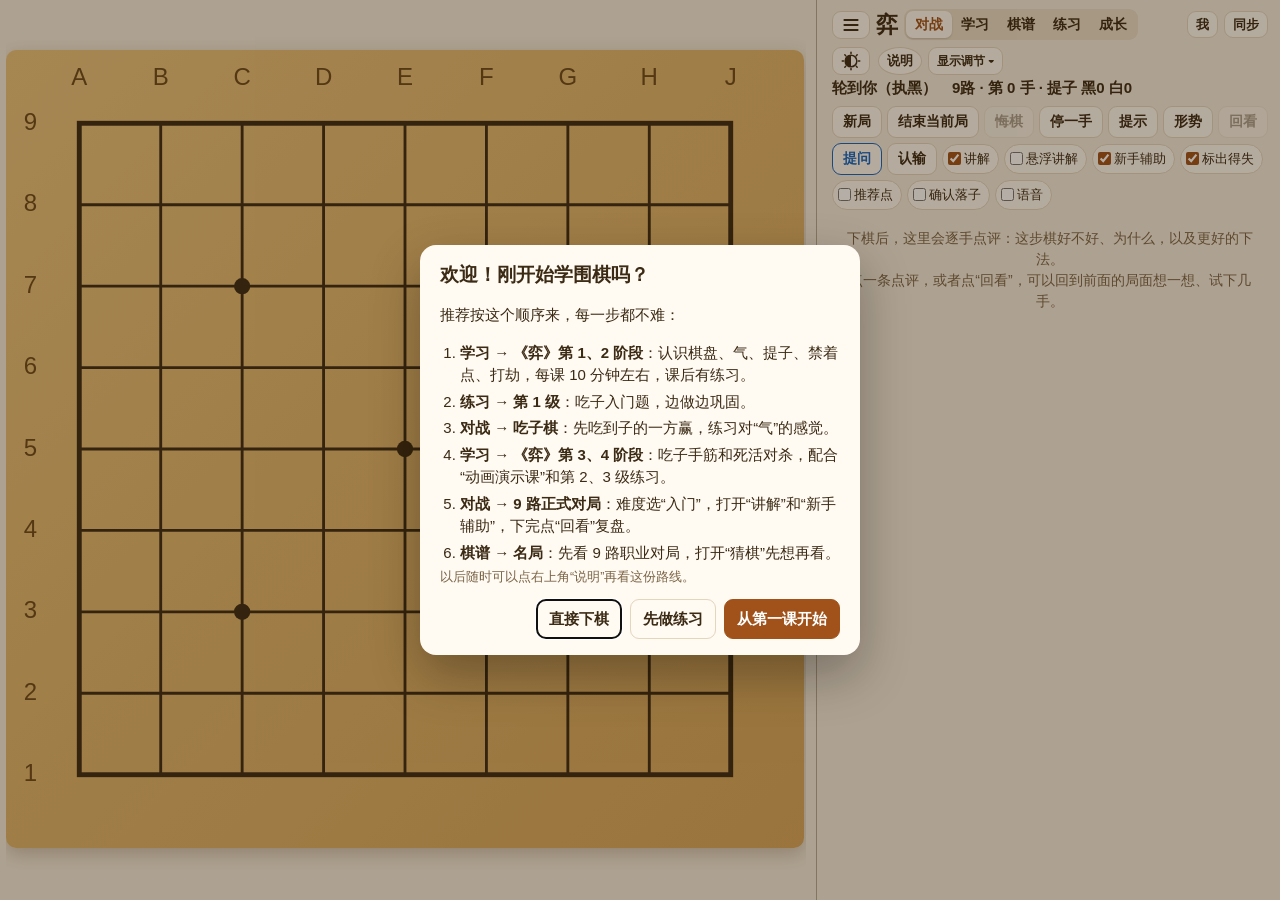
<file: index.html>
<!doctype html>
<html lang="zh-CN" data-game="go">
<head>
  <meta charset="utf-8">
  <meta name="viewport" content="width=device-width, initial-scale=1, viewport-fit=cover">
  <meta name="apple-mobile-web-app-capable" content="yes">
  <meta name="mobile-web-app-capable" content="yes">
  <meta name="apple-mobile-web-app-status-bar-style" content="default">
  <meta name="apple-mobile-web-app-title" content="弈">
  <meta name="theme-color" content="#f4ebdd">
  <script>try{var t=localStorage.getItem('weiqi-theme')||(matchMedia('(prefers-color-scheme: dark)').matches?'dark':'light');document.documentElement.dataset.theme=t;}catch(e){}</script>
  <meta name="color-scheme" content="light">
  <link rel="manifest" href="manifest.webmanifest">
  <link rel="apple-touch-icon" href="icons/icon-180.png">
  <link rel="icon" type="image/png" href="icons/icon-192.png">
  <link rel="stylesheet" href="app.css">
  <title>弈</title>
</head>
<body>
<div id="app">
  <header id="top">
    <h1>弈</h1>
    <div class="tabs" role="tablist">
      <button id="tabPlay" role="tab">对战</button>
      <button id="tabStudy" role="tab">学习</button>
      <button id="tabGames" role="tab">棋谱</button>
      <button id="tabPractice" role="tab">练习</button>
      <button id="tabGrowth" role="tab">成长</button>
    </div>
    <button id="btnUser" class="small user-chip">我</button>
    <button id="btnSync" class="small">同步</button>
    <button id="btnTheme" class="small" title="白天 / 夜晚" aria-label="切换白天 / 夜晚"><svg viewBox="0 0 24 24" fill="none" stroke="currentColor" stroke-width="1.8" stroke-linecap="round"><path d="M12 5a7 7 0 0 0 0 14z" fill="currentColor" stroke="none"/><path d="M12 5a7 7 0 0 1 0 14a5 5 0 0 0 0-14z" fill="currentColor" stroke="none" opacity=".35"/><circle cx="12" cy="12" r="7"/><path d="M12 1.5v1.5M12 21v1.5M4.6 4.6l1 1M18.4 18.4l1 1M1.5 12H3M21 12h1.5M4.6 19.4l1-1M18.4 5.6l1-1"/></svg></button>
    <button id="btnHelp" class="small">说明</button>
    <button id="btnTogglePlayPanel" type="button" class="small" aria-controls="side" aria-expanded="true" hidden>隐藏对战区</button>
  </header>

  <section id="boardWrap">
    <div id="boardCoach" role="region" aria-label="悬浮讲解" aria-live="polite" hidden></div>
    <canvas id="board" aria-label="棋盘"></canvas>
  </section>
  <div id="boardCoachDisplaySettings" hidden>
    <label>讲解位置 <select id="boardCoachPosition"><option value="auto">自动</option><option value="top">上方</option><option value="bottom">下方</option></select></label>
    <label>悬浮字号 <select id="boardCoachFont"><option value="14">小</option><option value="16">中</option><option value="20">大</option><option value="24">特大</option></select></label>
    <label>讲解背景 <select id="boardCoachBackground"><option value="dark">深色</option><option value="light">浅色</option><option value="translucent">半透明</option></select></label>
  </div>

  <aside id="side">
    <div id="wrBox" hidden>
      <div class="wr-labels"><span id="wrLeft"></span><span id="wrRight"></span></div>
      <div class="wrbar"><div id="wrFill"></div></div>
    </div>
    <div id="status"></div>

    <!-- 对战 -->
    <div id="playBar" class="bar">
      <button id="btnNew">新局</button>
      <button id="btnEnd" title="停止本局并保留棋谱，不计胜负">结束当前局</button>
      <button id="btnUndo">悔棋</button>
      <button id="btnPass">停一手</button>
      <button id="btnHint">提示</button>
      <button id="btnOwn">形势</button>
      <button id="btnReview">回看</button>
      <button id="btnAsk" class="ask-btn">提问</button>
      <button id="btnResign">认输</button>
      <label class="chip"><input type="checkbox" id="chkCoach">讲解</label>
      <label class="chip"><input type="checkbox" id="chkBoardCoach" aria-controls="boardCoach">悬浮讲解</label>
      <label class="chip"><input type="checkbox" id="chkHelper">新手辅助</label>
      <label class="chip"><input type="checkbox" id="chkMarks">标出得失</label>
      <label class="chip"><input type="checkbox" id="chkCands">推荐点</label>
      <label class="chip"><input type="checkbox" id="chkConfirm">确认落子</label>
      <label class="chip"><input type="checkbox" id="chkVoice">语音</label>
      <button id="btnVoiceCfg" class="small" hidden>语音设置</button>
    </div>

    <!-- 回看（不改变对局） -->
    <div id="reviewBar" class="bar review" hidden>
      <b id="reviewText"></b>
      <button id="btnRvPrev">上一步</button>
      <button id="btnRvNext">下一步</button>
      <button id="btnRvClear">清除试下</button>
      <button id="btnRvBack" class="primary">回到当前</button>
    </div>

    <!-- 学习：课程与棋谱 -->
    <div id="studyBar" class="bar" hidden>
      <select id="selGame"></select>
      <button id="btnLsPrev">上一课</button>
      <button id="btnLsNext" class="primary">下一课</button>
      <button id="btnFirst">第一手</button>
      <button id="btnPrev">上一手</button>
      <button id="btnNext" class="primary">下一手</button>
      <button id="btnLast">最后一手</button>
      <button id="btnAuto">自动播放</button>
      <button id="btnGuess">猜棋</button>
      <button id="btnAsk2" class="ask-btn">提问</button>
      <input id="rngMove" type="range" min="0" value="0" aria-label="跳到第几手">
    </div>

    <!-- 练习 -->
    <div id="practiceBar" class="bar" hidden>
      <select id="selProblem"></select>
      <button id="btnPbPrev">上一题</button>
      <button id="btnPbNext" class="primary">下一题</button>
      <button id="btnPbRetry">重做</button>
      <button id="btnPbTip">提示</button>
      <button id="btnPbAnswer">看答案</button>
    </div>

    <div id="askPanel" class="cm ask" hidden>
      <div class="h"><b>提问</b><span class="wr">点问题，或直接输入</span>
        <button id="btnAISettings" class="small">AI 设置</button>
        <button id="btnAskClose" class="small">关闭</button></div>
      <div class="ask-chips">
        <button data-ask="lead">现在谁领先？</button>
        <button data-ask="best">下一手下哪里好？</button>
        <button data-ask="point">这里下怎么样？</button>
        <button data-ask="group">这块棋活吗？</button>
        <button data-ask="weak">哪块棋最危险？</button>
      </div>
      <form id="askForm" class="ask-form">
        <input id="askInput" type="search" enterkeyhint="send" placeholder="例如：什么是打劫？怎么做活？" autocomplete="off">
        <button class="primary small">问</button>
      </form>
      <div id="askAnswer"></div>
    </div>

    <div id="coach"></div>
  </aside>
</div>

<div id="updateBar" hidden>
  新版本已下载好 <button id="btnReload" class="small primary">立即更新</button>
</div>

<dialog id="dlgNew">
  <form method="dialog">
    <h2>对局设置</h2>
    <label class="row">玩法
      <select name="rule">
        <option value="normal">正式对局（围地盘，数子定胜负）</option>
        <option value="capture1">吃子棋：先吃到 1 个子获胜</option>
        <option value="capture3">吃子棋：先吃到 3 个子获胜</option>
        <option value="capture5">吃子棋：先吃到 5 个子获胜</option>
      </select>
    </label>
    <label class="row">对手
      <select name="opp">
        <option value="ai">AI（电脑）</option>
        <option value="human">真人（两个人在同一台设备上轮流下）</option>
      </select>
    </label>
    <label class="row">棋盘
      <select name="size">
        <option value="9">9 路（推荐入门）</option>
        <option value="13">13 路</option>
        <option value="19">19 路（正式棋盘）</option>
      </select>
    </label>
    <label class="row">我执
      <select name="human">
        <option value="1">黑棋（先行）</option>
        <option value="2">白棋（后行）</option>
      </select>
    </label>
    <label class="row">让子 <select name="handicap"></select></label>
    <label class="row">贴目
      <select name="komi">
        <option value="auto">自动（让子 0.5，否则 7.5）</option>
        <option value="7.5">7.5</option>
        <option value="6.5">6.5</option>
        <option value="5.5">5.5</option>
        <option value="3.5">3.5</option>
        <option value="0.5">0.5</option>
      </select>
    </label>
    <label class="row">AI 引擎 <select name="engine"></select></label>
    <label class="chip"><input type="checkbox" name="home">在家时用 Mac 上的 KataGo 最强网络</label>
    <p class="note" id="engineStatus"></p>
    <label class="row">AI 难度 <select name="level"></select></label>
    <p class="note" id="levelRec"></p>
    <label class="chip"><input type="checkbox" name="rated">计分对局（赢了加分、输了扣分；悔棋、提示会改为不计分）</label>
    <label class="row">AI 胜率控制
      <input name="target" type="range" min="20" max="100" step="5">
      <b id="targetText"></b>
    </label>
    <p class="note">吃子棋是刚学围棋时最好的练习：不用管地盘，谁先吃到规定数量的子谁赢，专门练习“气”和吃子。<br>胜率控制：100 = AI 全力下；调低后 AI 会挑选让自己胜率接近设定值的下法（越低越让着你）。</p>
    <menu>
      <button value="cancel">取消</button>
      <button value="apply">只改 AI 设置</button>
      <button value="ok" class="primary">开始新局</button>
    </menu>
    <p class="note version" id="versionText"></p>
  </form>
</dialog>

<dialog id="dlgWelcome">
  <form method="dialog">
    <h2>欢迎！刚开始学围棋吗？</h2>
    <p>推荐按这个顺序来，每一步都不难：</p>
    <ol class="path">
      <li><b>学习 → 《弈》第 1、2 阶段</b>：认识棋盘、气、提子、禁着点、打劫，每课 10 分钟左右，课后有练习。</li>
      <li><b>练习 → 第 1 级</b>：吃子入门题，边做边巩固。</li>
      <li><b>对战 → 吃子棋</b>：先吃到子的一方赢，练习对“气”的感觉。</li>
      <li><b>学习 → 《弈》第 3、4 阶段</b>：吃子手筋和死活对杀，配合“动画演示课”和第 2、3 级练习。</li>
      <li><b>对战 → 9 路正式对局</b>：难度选“入门”，打开“讲解”和“新手辅助”，下完点“回看”复盘。</li>
      <li><b>棋谱 → 名局</b>：先看 9 路职业对局，打开“猜棋”先想再看。</li>
    </ol>
    <p class="note">以后随时可以点右上角“说明”再看这份路线。</p>
    <menu>
      <button value="play">直接下棋</button>
      <button value="practice">先做练习</button>
      <button value="learn" class="primary">从第一课开始</button>
    </menu>
  </form>
</dialog>

<dialog id="dlgHelp">
  <form method="dialog">
    <h2>使用说明</h2>
    <div class="help">
      <h3>推荐学习路线（刚开始学）</h3>
      <ol>
        <li>学习 → 《弈》第 1、2 阶段（认识棋盘、气、提子、禁着点、打劫）</li>
        <li>练习 → 第 1 级吃子题</li>
        <li>对战 → 新局 → 玩法选“吃子棋”</li>
        <li>学习 → 《弈》第 3、4 阶段（吃子手筋、死活对杀），练习第 2、3 级</li>
        <li>对战 → 9 路正式对局（入门难度，打开讲解和新手辅助）</li>
        <li>棋谱 → 名局（先看 9 路，打开猜棋）</li>
      </ol>
      <h3>对战</h3>
      <ul>
        <li><b>落子</b>：手指按住棋盘会出现半透明的预览子和蓝色十字线，松开即落子。怕点错可以勾选“确认落子”，点两次才落子。</li>
        <li><b>新手辅助</b>：只剩一口气（被叫吃）的棋子会套上红圈；你要下一手会让自己被叫吃的棋时，会先提醒你，再点一次才下。</li>
        <li><b>讲解</b>：每下一手都有点评——最佳 / 好棋 / 可以 / 缓手 / 恶手，原因是什么，下得不好时告诉你更好的下法。</li>
        <li><b>悬浮讲解</b>：对局中用浮层显示玩家最近一次落子的讲解。点浮层可以展开全文；「显示调节」可设置位置、字号和背景。关闭此选项、进入回看或结束对局时，可以再次查看逐手讲解。</li>
        <li><b>隐藏对战区</b>：开启悬浮讲解后，可以用顶部按钮收起胜率、对局状态和操作区。用旁边的「显示调节」设置棋盘宽度，点「显示对战区」恢复操作。</li>
        <li><b>棋盘下移</b>：在「显示调节」里拖动滑块，把棋盘往下挪，为上方的悬浮讲解留出空间。下移量取决于棋盘下方的可用空间，拖回 0 即可复位。</li>
        <li><b>回看</b>：想回到前面看看、想一想时用。可以一步步往前往后看，还可以在那个局面上“试下”几手，真正的对局不会被改变。看完点“回到当前”继续下。它和“悔棋”不同：悔棋会真的把棋退回去。</li>
        <li><b>提示 / 形势</b>：推荐下一手；显示双方地盘并估算谁领先。</li>
        <li><b>悔棋</b>：真正退回到你的上一手，重新下。</li>
        <li><b>停一手</b>：双方都没有好地方下时才停。双方连续停一手就终局数子，数子时点棋子可以切换死活。</li>
        <li><b>新局</b>：选择玩法（正式对局 / 吃子棋）、棋盘、执黑执白、让子、贴目、AI 难度，以及“AI 胜率控制”——调低后 AI 会故意放水。只想改难度，就点“只改 AI 设置”。</li>
        <li><b>语音播报</b>：勾选“语音”，每一手棋都会念出来（“白棋，第 5 列，第 3 行”），吃子会多念一句。手机放在棋盘旁边、眼睛看着真实棋盘就能下，睡前也不伤眼。点“语音设置”可以改念法（也可以念成 D4 那样的坐标）、语速，以及只念 AI 的手、让屏幕常亮。<b>讲解也能念</b>：默认会把这一手的点评、原因和更好的点都念出来（例如“第 1 手，你下第 4 列第 3 行，缓手⋯⋯更好的点是第 5 列第 1 行”），觉得太长可以改成“简短”。语音是本机自带的语音合成，不联网。</li>
      </ul>
      <h3>学习</h3>
      <ul>
        <li><b>《弈》系统课程</b>：9 个阶段 54 课，从第一次下棋一直到中盘、定式、官子和独立实战。每课有学习目标、讲解和课后练习（点棋盘、选择、填数字、按步走），全部答对这一课就标上“已学”。题目里的数字是点位编号，点“显示编号”可以在棋盘上对照。</li>
        <li><b>动画演示课</b>：27 课，把气、吃子手筋、死活、布局等用一步步的动画演示出来，适合配合《弈》的对应章节看。</li>
        <li><b>棋谱（单独的标签页）</b>：9 路、13 路、19 路职业对局，小棋盘从短的排起；19 路有耳赤之局、吴清源、聂卫平擂台赛、AlphaGo 等名局，重点手有专门讲解。你自己下过的每一盘也在这里（“我的对局”）。</li>
        <li><b>下一手 / 上一手</b>：一步步看；拖动滑块快速跳转；电脑上可以用键盘左右方向键。<b>自动播放</b>：每 3.5 秒走一步。</li>
        <li><b>猜棋</b>：先在棋盘上点你认为的下一手，再揭晓答案，猜错的位置用蓝色叉号标出。</li>
      </ul>
      <h3>我的对局</h3>
      <ul>
        <li>你下的每一盘棋都会自动保存在本机（下完、认输、或者没下完就开了新局都会保存）。在“棋谱”标签页的“我的对局”里可以一步步回看，每一手都有 AI 讲解，也可以打开猜棋。</li>
        <li>在“我的对局”里可以“导出全部对局记录”存成一个文件，换设备后“导入”合并，不会删除已有的记录。</li>
      </ul>
      <h3>练习</h3>
      <ul>
        <li>分 3 级：吃子入门、吃子技巧、对杀与死活。在棋盘上点你的答案，对了会演示完整的变化，错了会告诉你对方怎么应。</li>
        <li>卡住了点“提示”，还不会就点“看答案”。做完的题会标上“已完成”。</li>
      </ul>
      <h3>提问</h3>
      <ul>
        <li>点“提问”可以问：<b>现在谁领先？</b> <b>下一手下哪里好？</b> <b>这里下怎么样？</b>（再点棋盘上一个空点）<b>这块棋活吗？</b>（再点一块棋）<b>哪块棋最危险？</b></li>
        <li>也可以输入文字，例如“什么是打劫”“怎么做活”。引擎是离线的，不能像聊天机器人那样理解任意问题。</li>
      </ul>
      <h3>同步</h3>
      <p>先点右上角的用户名选择用户（可以从家里学习中心添加已有用户，例如初九），再点“同步”。之后只要在家里的网络里打开本应用，就会自动同步：每一盘对局记录、练习进度、《弈》的课程进度都会和其它设备、《弈》App 合并，不会删除任何记录。第一次使用需要在设备上安装一次家里的证书，步骤在同步窗口里。</p>
      <h3>关于离线和更新</h3>
      <p>AI 是内置在程序里的围棋引擎，完全离线运行，不联网、不调用大模型。默认使用 KataGo 的神经网络（10 层 128 通道，业余高段以上的棋力），配合搜索计算；讲解、形势判断、数子也都用它，比传统引擎准确得多。旧设备觉得慢，可以在“新局”里把引擎换成“快”的 6 层网络。第一次打开后，所有文件都保存在设备上，关掉以后从主屏幕图标打开照样能用，不需要一直开着。有网时打开，会自动下载新版本，底部提示“新版本已下载好”时点“立即更新”即可。</p>
    </div>
    <menu><button value="close" class="primary">知道了</button></menu>
  </form>
</dialog>

<dialog id="dlgSync">
  <form method="dialog">
    <h2>同步（家里的 Mac 学习中心）</h2>
    <p class="note">对局记录、练习进度和《弈》的课程进度，会和家里 Mac 上的“弈 · 学习中心”合并同步（只合并，不删除任何记录）。同一个用户在 iPad、手机、《弈》App 上的进度都会汇总在一起。</p>
    <label class="row">学习中心地址 <input id="syncServer" type="url" autocomplete="off" spellcheck="false"></label>
    <p id="syncStatus"></p>
    <details class="note">
      <summary>第一次使用：在这台设备上安装家里的证书</summary>
      <p>学习中心使用 https，需要设备信任家里 Mac 生成的根证书（每台设备只需做一次）：</p>
      <ol>
        <li>连上家里的 Wi-Fi，用浏览器打开 <b>http://VincentdeMac-mini.local:8766/ca.crt</b>（安卓打不开时用 http://192.168.1.9:8766/ca.crt）。</li>
        <li><b>iPad / iPhone</b>：允许下载描述文件 → 设置 → 通用 → VPN 与设备管理 → 安装；再到 设置 → 通用 → 关于本机 → 证书信任设置，打开这个证书的开关。</li>
        <li><b>安卓</b>：设置 → 安全 → 加密与凭据 → 安装证书 → CA 证书，选择下载的文件。</li>
      </ol>
    </details>
    <menu>
      <button value="close">关闭</button>
      <button type="button" id="btnSyncNow" class="primary">立即同步</button>
    </menu>
  </form>
</dialog>

<dialog id="dlgUser">
  <form method="dialog">
    <h2>用户</h2>
    <p class="note">每个用户有自己的对局记录、练习和课程进度。用户和家里 Mac 上“弈 · 学习中心”的用户是同一套：在这里选中的用户，同步时就合并到学习中心里同名同 ID 的用户（例如《弈》App 里的初九）。</p>
    <div id="userList" class="user-list"></div>
    <label class="row">新用户 <input id="userNewName" maxlength="24" placeholder="名字，例如：小明"><button type="button" id="btnUserAdd" class="small">添加</button></label>
    <label class="row">改名 <input id="userRename" maxlength="24"><button type="button" id="btnUserRename" class="small">保存</button></label>
    <div class="keys"><button type="button" id="btnUserFetch">从家里学习中心添加已有用户</button></div>
    <p id="userStatus" class="note"></p>
    <menu><button value="close" class="primary">完成</button></menu>
  </form>
</dialog>

<dialog id="dlgVoice">
  <form method="dialog">
    <h2>语音播报</h2>
    <p class="note">开着的时候，每一手棋都会念出来——例如“白棋，第 5 列，第 3 行”。手机放在棋盘旁边，眼睛看着真实棋盘就能下，不用一直盯着屏幕。</p>
    <label class="row">念法
      <select id="voiceStyle">
        <option value="zh">第 5 列，第 3 行（从左数、从下数，真棋盘上最好数）</option>
        <option value="letters">D4（和屏幕上的坐标一样）</option>
      </select>
    </label>
    <label class="row">念谁的手
      <select id="voiceScope">
        <option value="all">双方都念</option>
        <option value="ai">只念 AI 的（你下完不看屏幕也能接着下）</option>
      </select>
    </label>
    <label class="row">念讲解
      <select id="voiceComment">
        <option value="full">全部（点评、原因、更好的点都念）</option>
        <option value="brief">简短（总评 + 亏几目 + 更好的点）</option>
        <option value="off">不念（只念落子）</option>
      </select>
    </label>
    <label class="row">语速 <input id="voiceRate" type="range" min="0.6" max="1.6" step="0.1"><b id="voiceRateText"></b></label>
    <label class="chip"><input type="checkbox" id="voiceTurn">AI 下完提醒“轮到你了”</label>
    <label class="chip"><input type="checkbox" id="voiceWake">播报时屏幕常亮</label>
    <p class="note" id="voiceStatus"></p>
    <p class="note">吃子的那一手会多念一句“吃掉 N 子”。语音由设备自带的语音合成完成，不联网、不上传任何内容。</p>
    <menu>
      <button type="button" id="btnVoiceTest">试听</button>
      <button value="close" class="primary">完成</button>
    </menu>
  </form>
</dialog>

<dialog id="dlgAI">
  <form method="dialog">
    <h2>AI 老师设置</h2>
    <p class="note">关于棋盘的精确问题（气、地盘、断点、能吃的棋……）由本机引擎离线回答。其它问题交给大模型，并附上引擎算好的局面事实。按下面的顺序尝试，前一个不可用就用下一个。</p>
    <label class="row">优先顺序
      <select id="aiOrder">
        <option value="openrouter,local,deepseek">OpenRouter 免费 → 家里 Mac → DeepSeek</option>
        <option value="local,openrouter,deepseek">家里 Mac → OpenRouter 免费 → DeepSeek</option>
        <option value="deepseek,openrouter,local">DeepSeek → OpenRouter 免费 → 家里 Mac</option>
      </select>
    </label>
    <h3>OpenRouter（免费模型）</h3>
    <label class="row"><input type="checkbox" id="aiUseOR"> 启用</label>
    <label class="row">API 密钥 <input id="aiORKey" type="password" autocomplete="off" placeholder="sk-or-…"></label>
    <label class="row">模型 <select id="aiORModel"></select></label>
    <h3>家里 Mac 的本地模型（Ollama）</h3>
    <label class="row"><input type="checkbox" id="aiUseLocal"> 启用</label>
    <p id="aiLocalState" class="note"></p>
    <h3>DeepSeek（付费，很便宜）</h3>
    <label class="row"><input type="checkbox" id="aiUseDS"> 启用</label>
    <label class="row">API 密钥 <input id="aiDSKey" type="password" autocomplete="off" placeholder="sk-…"></label>
    <p class="note">密钥只保存在这台设备的浏览器里，不会同步到学习中心或别的地方。</p>
    <pre id="aiTestOut" class="note"></pre>
    <menu>
      <button type="button" id="btnAITest">测试</button>
      <button value="close">取消</button>
      <button type="button" id="btnAISave" class="primary">保存</button>
    </menu>
  </form>
</dialog>

<dialog id="dlgMsg">
  <form method="dialog">
    <h2 id="msgTitle"></h2>
    <p id="msgText"></p>
    <menu id="msgMenu"></menu>
  </form>
</dialog>

<div id="toast" hidden></div>
<input id="fileImport" type="file" accept="application/json,.json" hidden>

<script src="menu.js"></script>
<script src="growth.js"></script>
<script src="engine.js"></script>
<script src="games.js"></script>
<script src="problems.js"></script>
<script src="faq.js"></script>
<script src="board-view.js"></script>
<script src="voice.js"></script>
<script src="app.js"></script>
<script src="assistant.js"></script>
</body>
</html>
</file>
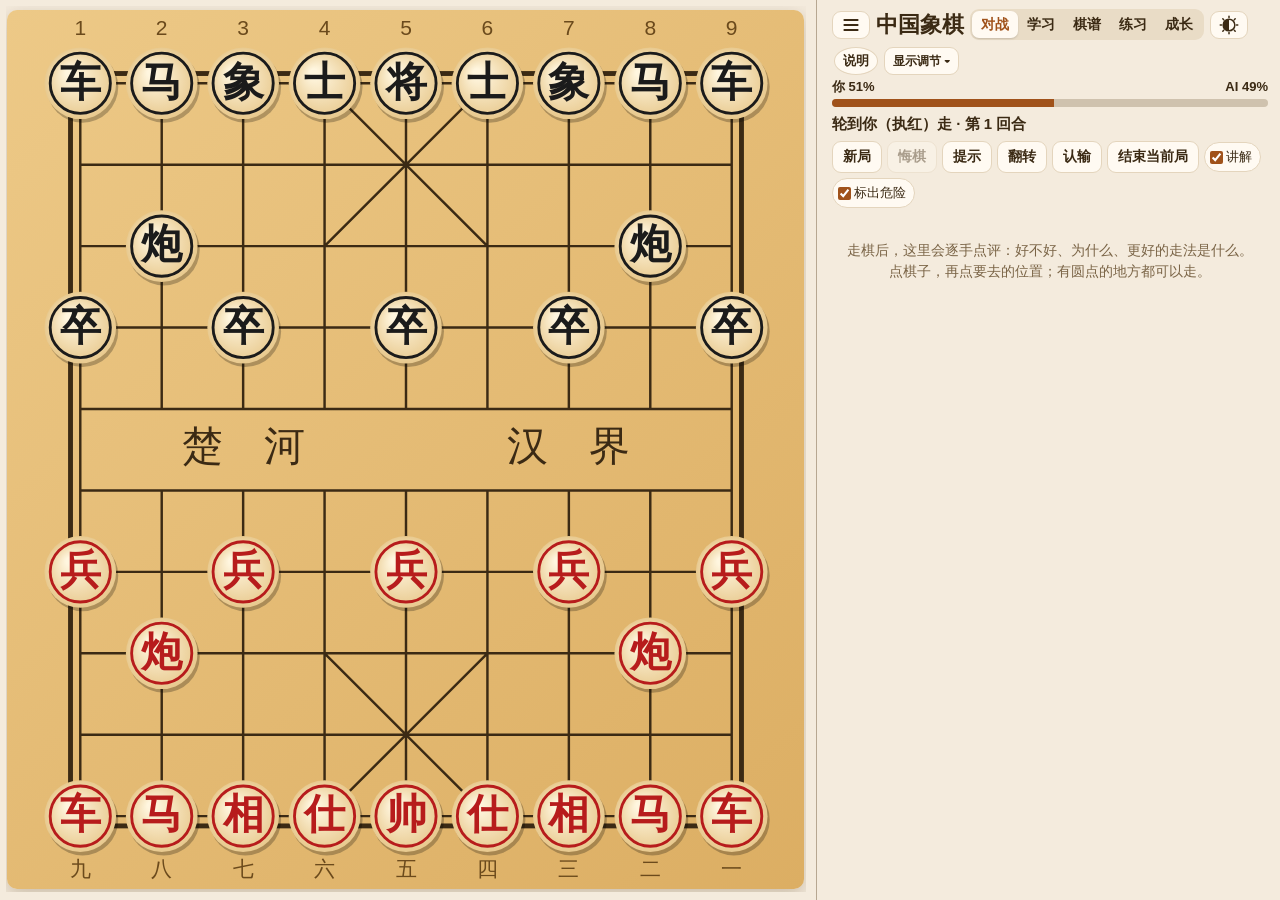
<file: cc.html>
<!doctype html>
<html lang="zh-CN" data-game="xiangqi">
<head>
  <meta charset="utf-8">
  <meta name="viewport" content="width=device-width, initial-scale=1, viewport-fit=cover">
  <meta name="apple-mobile-web-app-capable" content="yes">
  <meta name="mobile-web-app-capable" content="yes">
  <meta name="apple-mobile-web-app-title" content="弈">
  <meta name="theme-color" content="#f4ebdd">
  <script>
    try { var t = localStorage.getItem('weiqi-theme') || (matchMedia('(prefers-color-scheme: dark)').matches ? 'dark' : 'light'); document.documentElement.dataset.theme = t; } catch (e) {}
    document.documentElement.dataset.game = /[?&]g=chess/.test(location.search) ? 'chess' : 'xiangqi';
  </script>
  <link rel="manifest" href="manifest.webmanifest">
  <link rel="apple-touch-icon" href="icons/icon-180.png">
  <link rel="icon" type="image/png" href="icons/icon-192.png">
  <link rel="stylesheet" href="app.css">
  <link rel="stylesheet" href="cc/cc.css">
  <title>弈 · 象棋</title>
</head>
<body>
<div id="app">
  <header id="top">
    <h1 id="title">象棋</h1>
    <div class="tabs" role="tablist">
      <button id="tabPlay" role="tab">对战</button>
      <button id="tabLearn" role="tab">学习</button>
      <button id="tabGames" role="tab">棋谱</button>
      <button id="tabPractice" role="tab">练习</button>
      <button id="tabGrowth" role="tab">成长</button>
    </div>
    <button id="btnTheme" class="small" title="白天 / 夜晚" aria-label="切换白天 / 夜晚"><svg viewBox="0 0 24 24" fill="none" stroke="currentColor" stroke-width="1.8" stroke-linecap="round"><path d="M12 5a7 7 0 0 0 0 14z" fill="currentColor" stroke="none"/><path d="M12 5a7 7 0 0 1 0 14a5 5 0 0 0 0-14z" fill="currentColor" stroke="none" opacity=".35"/><circle cx="12" cy="12" r="7"/><path d="M12 1.5v1.5M12 21v1.5M4.6 4.6l1 1M18.4 18.4l1 1M1.5 12H3M21 12h1.5M4.6 19.4l1-1M18.4 5.6l1-1"/></svg></button>
    <button id="btnHelp" class="small">说明</button>
  </header>

  <section id="boardWrap">
    <canvas id="board" aria-label="棋盘"></canvas>
  </section>

  <aside id="side">
    <div id="wrBox" hidden>
      <div class="wr-labels"><span id="wrLeft"></span><span id="wrRight"></span></div>
      <div class="wrbar"><div id="wrFill"></div></div>
    </div>
    <div id="status"></div>

    <div id="playBar" class="bar">
      <button id="btnNew">新局</button>
      <button id="btnUndo">悔棋</button>
      <button id="btnHint">提示</button>
      <button id="btnFlip">翻转</button>
      <button id="btnResign">认输</button>
      <button id="btnEnd" title="立即结束当前局，保留棋谱，不计胜负">结束当前局</button>
      <label class="chip"><input type="checkbox" id="chkCoach">讲解</label>
      <label class="chip"><input type="checkbox" id="chkThreat">标出危险</label>
    </div>
    <div id="viewBar" class="bar review" hidden>
      <b id="viewText"></b>
      <button id="btnViewPrev">上一手</button>
      <button id="btnViewNext">下一手</button>
      <button id="btnViewBack" class="primary">回到当前</button>
    </div>

    <div id="learnBar" class="bar" hidden>
      <select id="selLesson"></select>
      <button id="btnStepPrev">上一步</button>
      <button id="btnStepNext" class="primary">下一步</button>
      <button id="btnStepRetry">重来</button>
      <button id="btnStepHint">提示</button>
    </div>

    <div id="gamesBar" class="bar" hidden>
      <select id="selGame"></select>
      <button id="btnGFirst">开头</button>
      <button id="btnGPrev">上一手</button>
      <button id="btnGNext" class="primary">下一手</button>
      <button id="btnGLast">最后</button>
      <button id="btnGAuto">自动播放</button>
      <input type="range" id="rngGame" min="0" max="0" value="0">
    </div>

    <div id="practiceBar" class="bar" hidden>
      <select id="selPuzzle"></select>
      <button id="btnPzPrev">上一题</button>
      <button id="btnPzNext">下一题</button>
      <button id="btnPzRetry">重做</button>
      <button id="btnPzHint">提示</button>
    </div>

    <div id="coach"></div>
    <div id="moveList" class="move-list"></div>
  </aside>
</div>

<div id="toast" hidden></div>
<div id="updateBar" hidden><span>新版本已下载好</span><button id="btnReload" class="small primary">立即更新</button></div>

<dialog id="dlgNew">
  <form method="dialog">
    <h2>对局设置</h2>
    <label class="row">对手
      <select name="opp">
        <option value="ai">AI（电脑）</option>
        <option value="human">真人（两个人在同一台设备上轮流下）</option>
      </select>
    </label>
    <label class="row">我执 <select name="side"></select></label>
    <label class="row">AI 难度 <select name="level"></select></label>
    <p class="note" id="levelRec"></p>
    <label class="chip"><input type="checkbox" name="rated">计分对局（赢了加分、输了扣分；悔棋、提示会改为不计分）</label>
    <p class="note" id="levelNote"></p>
    <menu>
      <button value="cancel">取消</button>
      <button value="apply">只改难度</button>
      <button value="ok" class="primary">开始新局</button>
    </menu>
  </form>
</dialog>

<dialog id="dlgPromo">
  <form method="dialog">
    <h2>兵升变为</h2>
    <menu class="promo">
      <button value="q" class="primary">后</button>
      <button value="r">车</button>
      <button value="b">象</button>
      <button value="n">马</button>
    </menu>
  </form>
</dialog>

<dialog id="dlgMsg">
  <form method="dialog">
    <h2 id="msgTitle"></h2>
    <div id="msgBody"></div>
    <menu><button value="ok" class="primary">好</button></menu>
  </form>
</dialog>

<dialog id="dlgConfirm">
  <form method="dialog">
    <h2>认输</h2>
    <p id="confirmText"></p>
    <menu><button value="cancel">取消</button><button value="ok" class="primary">认输</button></menu>
  </form>
</dialog>

<dialog id="dlgHelp">
  <form method="dialog">
    <h2 id="helpTitle">说明</h2>
    <div class="help" id="helpBody"></div>
    <menu><button value="ok" class="primary">知道了</button></menu>
  </form>
</dialog>

<script src="menu.js"></script>
<script src="growth.js"></script>
<script src="cc/chess.js"></script>
<script src="cc/xiangqi.js"></script>
<script src="cc/data-chess.js"></script>
<script src="cc/data-xiangqi.js"></script>
<script src="board-view.js"></script>
<script src="cc/app.js"></script>
</body>
</html>
</file>
<file: app.css>
:root {
  --bg: #f4ebdd;
  --card: #fffaf2;
  --line: #e4d5bd;
  --ink: #3b2a14;
  --muted: #7a6446;
  --accent: #a0521a;
  --accent-ink: #fff;
  --best: #6a1b9a;
  --good: #2e7d32;
  --ok: #558b2f;
  --warn: #e65100;
  --bad: #c62828;
  --blue: #1565c0;
  --note: #fff3d6;
  --tab: #e9dcc6;
  --on: #efe0c8;
  --field: #fff;
  --bluebg: var(--bluebg);
  --blueline: var(--blueline);
  --track: #cfc2ae;
  --bwfill: #222;
  --shadow: rgba(80, 50, 10, .25);
  color-scheme: light;
}
/* 夜晚模式 */
:root[data-theme="dark"] {
  --bg: #1b1814;
  --card: #26221c;
  --line: #3d362c;
  --ink: #ece3d4;
  --muted: #a8998a;
  --accent: #e0915a;
  --accent-ink: #1b1814;
  --best: #ce93d8;
  --good: #81c784;
  --ok: #aed581;
  --warn: #ffb74d;
  --bad: #ef9a9a;
  --blue: #90caf9;
  --note: #3a3122;
  --tab: #2f2a23;
  --on: #3a3226;
  --field: #1f1c17;
  --bluebg: #1d2a3a;
  --blueline: #34506e;
  --track: #4a4339;
  --bwfill: #050505;
  --shadow: rgba(0, 0, 0, .5);
  color-scheme: dark;
}
#btnTheme { padding: 2px 6px; line-height: 0; }
#btnTheme svg { width: 20px; height: 20px; display: block; }

* { box-sizing: border-box; }
[hidden] { display: none !important; }

html, body {
  margin: 0;
  background: var(--bg);
  color: var(--ink);
  font: 15px/1.5 -apple-system, BlinkMacSystemFont, "PingFang SC", "Hiragino Sans GB", "Noto Sans SC", "Microsoft YaHei", sans-serif;
  -webkit-text-size-adjust: 100%;
  -webkit-tap-highlight-color: transparent;
}

/* 竖屏 / 手机：标题、棋盘、讲解依次向下，整页滚动 */
#app {
  display: grid;
  grid-template-columns: minmax(0, 1fr);
  grid-template-areas: "top" "board" "side";
  min-height: 100dvh;
  padding: env(safe-area-inset-top) env(safe-area-inset-right) env(safe-area-inset-bottom) env(safe-area-inset-left);
}
#top { grid-area: top; }
#boardWrap { grid-area: board; }
#side { grid-area: side; }

/* 自由分区：分隔条按像素改变解答区域，棋盘按剩余空间实时适应。 */
html.board-layout-page, html.board-layout-page body { height: 100%; overflow: hidden; }
#app.board-layout-resizable {
  height: 100dvh;
  min-height: 0;
  grid-template-rows: auto minmax(0, 1fr) 8px minmax(0, var(--coach-pane-size, clamp(160px, 32dvh, 340px)));
  grid-template-areas: "top" "board" "divider" "side";
}
.board-layout-resizable #boardWrap { justify-content: flex-start; }
.board-layout-resizable #side { min-height: 0; min-width: 0; overflow: auto; overscroll-behavior: contain; -webkit-overflow-scrolling: touch; }
.board-layout-resizable #side > * { flex-shrink: 0; }
#app.board-layout-resizable #side > #coach { flex: 0 0 auto; overflow: visible; }
.board-pane-divider { grid-area: divider; position: relative; z-index: 1; display: flex; align-items: center; justify-content: center; cursor: row-resize; touch-action: none; user-select: none; }
.board-pane-divider::before { content: ''; position: absolute; inset: -8px 0; }
.board-pane-divider:focus-visible { outline: none; }
.board-pane-handle { width: 100%; height: 1px; background: var(--muted); opacity: .5; pointer-events: none; }
.board-pane-divider:hover .board-pane-handle, .board-pane-divider:focus-visible .board-pane-handle { background: var(--accent); opacity: 1; }
.board-pane-resizing { user-select: none; }

/* 横屏（iPad 横放 / 电脑）：棋盘在左，右侧整列留给讲解 */
@media (min-aspect-ratio: 1/1) {
  html, body { height: 100%; overflow: hidden; }
  #app {
    height: 100dvh;
    grid-template-columns: minmax(0, 1fr) clamp(320px, 36vw, 460px);
    grid-template-rows: auto minmax(0, 1fr);
    grid-template-areas: "board top" "board side";
  }
  #top { padding: 10px 14px 4px 6px; }
  #side { min-height: 0; padding: 0 14px 10px 6px; }
  #side > * { flex-shrink: 0; }
  #side > #coach { flex: 1 1 auto; min-height: 0; overflow-y: auto; -webkit-overflow-scrolling: touch; }
  #app.board-layout-resizable {
    grid-template-columns: minmax(0, 1fr) 8px minmax(0, var(--coach-pane-size, clamp(200px, 36vw, 460px)));
    grid-template-rows: auto minmax(0, 1fr);
    grid-template-areas: "board divider top" "board divider side";
  }
  .board-pane-divider { cursor: col-resize; }
  .board-pane-divider::before { inset: 0 -8px; }
  .board-pane-handle { width: 1px; height: 100%; }
}

#app.board-layout-resizable.board-coach-layout {
  grid-template-rows: auto minmax(0, 1fr) fit-content(16dvh);
  grid-template-areas: "top" "board" "side";
}
.board-coach-layout #coach:empty { display: none; }
@media (min-aspect-ratio: 1/1) {
  #app.board-layout-resizable.board-coach-layout {
    grid-template-columns: minmax(0, 1fr) min(var(--coach-pane-size), clamp(180px, 22vw, 260px));
    grid-template-rows: auto minmax(0, 1fr);
    grid-template-areas: "board top" "board side";
  }
  .board-coach-layout #top, .board-coach-layout .tabs { flex-wrap: wrap; }
}
#app.board-layout-resizable.play-panel-hidden {
  grid-template-columns: minmax(0, 1fr);
  grid-template-rows: auto minmax(0, 1fr);
  grid-template-areas: "top" "board";
}

#top {
  display: flex;
  align-items: center;
  gap: 10px;
  padding: 8px 12px 2px;
}
#top h1 { margin: 0; font-size: 18px; white-space: nowrap; }
#wrText { margin-left: auto; font-size: 15px; white-space: nowrap; color: var(--accent); }

.tabs { display: flex; background: var(--tab); border-radius: 9px; padding: 2px; }
.tabs button { border: none; background: none; padding: 3px 12px; font-size: 14px; border-radius: 7px; }
.tabs button.on { background: var(--card); box-shadow: 0 1px 2px rgba(0, 0, 0, .15); color: var(--accent); }

#boardWrap {
  position: relative;
  display: flex;
  flex-direction: column;
  align-items: center;
  justify-content: center;
  padding: 6px;
  min-height: 0;
  min-width: 0;
  overflow: hidden;
}
#boardCoach {
  --float-coach-bg: rgba(36, 33, 29, .94);
  --float-coach-text: #fffaf2;
  --float-coach-size: 1rem;
  --float-coach-top: 8px;
  --float-coach-bottom: auto;
  --float-coach-detail-top: calc(100% + 4px);
  --float-coach-detail-bottom: auto;
  position: absolute;
  z-index: 2;
  left: 50%;
  transform: translateX(-50%);
  inset-block: var(--float-coach-top) var(--float-coach-bottom);
  width: max-content;
  max-width: min(calc(100% - 24px), 42rem);
  font-size: var(--float-coach-size);
  color: var(--float-coach-text);
}
#boardCoach[data-position="bottom"] {
  --float-coach-top: auto;
  --float-coach-bottom: calc(8px + var(--board-controls-height, 0px));
  --float-coach-detail-top: auto;
  --float-coach-detail-bottom: calc(100% + 4px);
}
@media (max-width: 600px) and (orientation: portrait) {
  #boardCoach[data-position="auto"] {
    --float-coach-top: auto;
    --float-coach-bottom: calc(8px + var(--board-controls-height, 0px));
    --float-coach-detail-top: auto;
    --float-coach-detail-bottom: calc(100% + 4px);
  }
}
#boardCoach[data-font="14"] { --float-coach-size: .875rem; }
#boardCoach[data-font="20"] { --float-coach-size: 1.25rem; }
#boardCoach[data-font="24"] { --float-coach-size: 1.5rem; }
#boardCoach[data-background="light"] { --float-coach-bg: rgba(255, 250, 242, .96); --float-coach-text: #2c2114; }
#boardCoach[data-background="translucent"] { --float-coach-bg: rgba(36, 33, 29, .73); }
.board-coach-pill, .board-coach-detail {
  background: var(--float-coach-bg);
  box-shadow: 0 2px 8px rgba(0, 0, 0, .18);
}
.board-coach-pill {
  display: flex;
  gap: .5em;
  align-items: center;
  justify-content: space-between;
  margin: 0;
  padding: .28em .8em;
  border-radius: 999px;
  line-height: 1.35;
}
summary.board-coach-pill { cursor: pointer; list-style: none; }
summary.board-coach-pill::-webkit-details-marker { display: none; }
.board-coach-pill > span:first-child { min-width: 0; overflow: hidden; text-overflow: ellipsis; white-space: nowrap; }
#boardCoach details[open] summary > span:last-child { transform: rotate(180deg); }
.board-coach-detail {
  position: absolute;
  inset-inline: 0;
  inset-block: var(--float-coach-detail-top) var(--float-coach-detail-bottom);
  max-height: min(35dvh, 16rem);
  border-radius: 12px;
  overflow: auto;
  overscroll-behavior: contain;
}
#boardCoach .board-coach-detail .cm { background: transparent; border: 0; font-size: inherit; }
#boardCoach .board-coach-detail :is(.wr, .note, .better b) { color: inherit; }
#boardCoachDisplaySettings { display: flex; flex-wrap: wrap; justify-content: center; gap: 6px 10px; width: 100%; }
#boardCoachDisplaySettings label { display: inline-flex; gap: 4px; align-items: center; }
#boardCoachDisplaySettings select { font: inherit; color: var(--ink); background: var(--field); border: 1px solid var(--line); border-radius: 6px; padding: 3px; }
.board-viewport { width: 100%; min-width: 0; min-height: 0; overflow: auto; overscroll-behavior: contain; -webkit-overflow-scrolling: touch; }
.board-viewport:focus-visible { outline: 2px solid var(--blue); outline-offset: -2px; }
.board-stage { display: flex; align-items: center; justify-content: center; }
.board-stage #board { flex: 0 0 auto; }
.board-enlarged #board { touch-action: pan-x pan-y pinch-zoom; }
.board-display-controls { display: flex; flex-wrap: wrap; flex: 0 0 auto; align-items: center; justify-content: center; gap: 6px; width: 100%; padding-top: 8px; font-size: 13px; }
.board-display-controls input[type=range] { width: 100px; min-width: 60px; max-width: 22vw; }
.board-display-controls input[type=number] { width: 68px; min-width: 0; padding: 4px; border: 1px solid var(--line); border-radius: 6px; background: var(--field); color: var(--ink); font: inherit; }
.board-display-controls output { min-width: 3.2em; font-variant-numeric: tabular-nums; text-align: center; }
.board-display-controls button { min-height: 34px; }
.board-display-controls[hidden] { display: none; }
.board-display-panel { display: flex; flex-wrap: wrap; align-items: center; justify-content: center; gap: 6px; width: 100%; }
.board-display-panel[hidden] { display: none; }
#boardDisplayToggle, #btnTogglePlayPanel { min-height: 28px; padding: 3px 10px; font-size: 12px; }
.board-position-controls { display: flex; align-items: center; justify-content: center; gap: 6px; width: 100%; }
@media (max-width: 600px) { .board-display-controls input[type=range]:not(#boardOffsetY) { display: none; } }
#board {
  display: block;
  touch-action: none;
  border-radius: 10px;
  box-shadow: 0 6px 18px var(--shadow);
  -webkit-user-select: none;
  user-select: none;
}

#side { display: flex; flex-direction: column; gap: 6px; padding: 0 12px 12px; }
#status { font-size: calc(15px * var(--coach-scale, 1)); font-weight: 600; white-space: pre-line; }

.bar { display: flex; flex-wrap: wrap; gap: 5px; align-items: center; }
.bar button { padding: 5px 10px; font-size: 13.5px; }
.bar select { font-size: 13.5px; padding: 4px 6px; max-width: 100%; }
#selGame { flex: 1 1 100%; }
#rngMove { flex: 1 1 100%; accent-color: var(--accent); margin: 2px 0; }

button {
  font: inherit;
  font-weight: 600;
  color: var(--ink);
  background: var(--card);
  border: 1px solid var(--line);
  border-radius: 9px;
  padding: 8px 12px;
  cursor: pointer;
}
button:active { transform: translateY(1px); }
button:disabled { opacity: .4; cursor: default; }
button.primary { background: var(--accent); color: var(--accent-ink); border-color: var(--accent); }
button.on { background: var(--on); border-color: var(--accent); }
button.small { padding: 3px 10px; font-size: 13px; }

.chip {
  display: inline-flex;
  align-items: center;
  gap: 3px;
  font-size: 13px;
  padding: 4px 8px 4px 5px;
  border: 1px solid var(--line);
  border-radius: 20px;
  background: var(--card);
  white-space: nowrap;
}
.chip input { accent-color: var(--accent); margin: 0; }

.narrow-only { display: none; }
@media (max-width: 600px) {
  .wide-only { display: none !important; }
  .narrow-only { display: inline-block; }
  #top h1 { font-size: 16px; }
}

select {
  font: inherit;
  padding: 5px 6px;
  border-radius: 8px;
  border: 1px solid var(--line);
  background: var(--field);
  color: var(--ink);
}
label.row { display: flex; align-items: center; gap: 8px; font-size: 14px; margin: 5px 0; }
label.row select, label.row input[type=range] { flex: 1; min-width: 0; }
input[type=range] { accent-color: var(--accent); }
#targetText { min-width: 4.5em; text-align: right; font-size: 13px; }
.note { margin: 2px 0 4px; color: var(--muted); font-size: 12.5px; }
.note.version { text-align: right; margin-top: 8px; }

#coach { display: flex; flex-direction: column; gap: 8px; padding-bottom: 8px; }
#coach .lesson-text { font-size: calc(15.5px * var(--coach-scale, 1)); }

.cm {
  background: var(--card);
  border: 1px solid var(--line);
  border-left: 4px solid var(--line);
  border-radius: 10px;
  padding: 7px 10px;
  font-size: calc(14.5px * var(--coach-scale, 1));
}
.cm[data-j] { cursor: pointer; }
.cm.ai { border-left-color: #9e9e9e; }
.cm.best { border-left-color: var(--best); }
.cm.good { border-left-color: var(--good); }
.cm.ok { border-left-color: var(--ok); }
.cm.slow { border-left-color: var(--warn); }
.cm.bad { border-left-color: var(--bad); }
.cm.hint { border-left-color: var(--blue); }
.cm.game { border-left-color: var(--accent); }
.cm.viewing { outline: 2px solid var(--blue); }
.cm .h { display: flex; flex-wrap: wrap; align-items: baseline; gap: 2px 8px; }
.cm .wr { color: var(--muted); font-size: 12.5px; margin-left: auto; }
.cm ul { margin: 4px 0 0; padding-left: 18px; }
.cm li { margin: 1px 0; }
.cm .better { margin-top: 6px; padding-top: 6px; border-top: 1px dashed var(--line); }
.cm .better b { color: var(--blue); }
.cm .key { background: var(--note); border-radius: 8px; padding: 6px 8px; margin-top: 6px; }
.cm p { margin: 4px 0 0; }
.tag { font-size: 12px; font-weight: 700; padding: 0 6px; border-radius: 6px; color: var(--bg); }
.tag.best { background: var(--best); }
.tag.good { background: var(--good); }
.tag.ok { background: var(--ok); }
.tag.slow { background: var(--warn); }
.tag.bad { background: var(--bad); }
.keys { display: flex; flex-wrap: wrap; gap: 5px; margin-top: 6px; }
.keys button { font-size: 12.5px; padding: 2px 8px; font-weight: 500; }
.keys button.on { border-color: var(--accent); background: var(--note); }
.empty { color: var(--muted); font-size: 14px; text-align: center; padding: 12px; }

#viewBanner {
  position: absolute;
  left: 50%;
  bottom: 12px;
  transform: translateX(-50%);
  display: flex;
  align-items: center;
  gap: 10px;
  background: rgba(33, 33, 33, .88);
  color: #fff;
  font-size: 13px;
  padding: 5px 6px 5px 14px;
  border-radius: 20px;
  white-space: nowrap;
  max-width: 96%;
  overflow: hidden;
}

#updateBar, #toast {
  position: fixed;
  left: 50%;
  transform: translateX(-50%);
  background: rgba(33, 33, 33, .92);
  color: #fff;
  padding: 7px 10px 7px 16px;
  border-radius: 22px;
  font-size: 14px;
  z-index: 10;
  max-width: 92vw;
  text-align: center;
}
#toast { top: calc(env(safe-area-inset-top) + 14px); padding: 8px 16px; }
#updateBar { bottom: calc(env(safe-area-inset-bottom) + 16px); display: flex; gap: 10px; align-items: center; }

dialog {
  border: none;
  border-radius: 16px;
  padding: 16px 20px;
  width: min(440px, 94vw);
  background: var(--card);
  color: var(--ink);
  box-shadow: 0 20px 50px rgba(0, 0, 0, .3);
}
dialog::backdrop { background: rgba(40, 25, 5, .35); }
dialog h2 { margin: 0 0 8px; font-size: 19px; }
dialog p { white-space: pre-line; }
dialog menu { display: flex; flex-wrap: wrap; justify-content: flex-end; gap: 8px; padding: 0; margin: 12px 0 0; }
.more-list { display: flex; flex-direction: column; align-items: flex-start; gap: 8px; }
.more-list .chip { font-size: 15px; padding: 6px 12px 6px 8px; }

#btnHelp { margin-left: 2px; padding: 2px 9px; border-radius: 50%; }
#dlgHelp { width: min(560px, 94vw); max-height: 88dvh; }
.help { overflow-y: auto; max-height: calc(88dvh - 130px); font-size: 14.5px; }
.help h3 { margin: 10px 0 4px; font-size: 16px; color: var(--accent); }
.help ul { margin: 0; padding-left: 18px; }
.help li { margin: 3px 0; }
.help p { margin: 4px 0; }

.ask-btn { border-color: var(--blue); color: var(--blue); }
.ask-btn.on { background: var(--bluebg); }
.cm.ask { border-left-color: var(--blue); }
.cm.ask .h button { margin-left: 6px; }
.ask-chips { display: flex; flex-wrap: wrap; gap: 5px; margin: 6px 0; }
.ask-chips button { font-size: 13px; padding: 3px 9px; font-weight: 500; }
.ask-chips button.on { border-color: var(--blue); background: var(--bluebg); }
.ask-form { display: flex; gap: 6px; }
.ask-form input { flex: 1; min-width: 0; font: inherit; font-size: 14px; padding: 5px 8px; border: 1px solid var(--line); border-radius: 8px; background: var(--field); color: var(--ink); }
#askAnswer:not(:empty) { margin-top: 8px; padding-top: 6px; border-top: 1px dashed var(--line); }
#askAnswer .q { color: var(--blue); font-weight: 600; }
@media (min-aspect-ratio: 1/1) { #askPanel { max-height: 45%; overflow-y: auto; } }

/* v2.3 */
.bar.review { background: var(--bluebg); border: 1px solid var(--blueline); border-radius: 10px; padding: 6px; }
.bar.review b { flex: 1 1 100%; font-size: 13.5px; color: var(--blue); }
#selProblem { flex: 1 1 100%; }
.path { padding-left: 20px; margin: 4px 0; }
.path li { margin: 4px 0; }
.help ol { margin: 0; padding-left: 20px; }
.cm .prompt { font-size: 16px; font-weight: 700; }
.cm.right { border-left-color: var(--good); }
.cm.wrong { border-left-color: var(--bad); }
@media (max-width: 600px) {
  #top h1 { display: none; }
  #top { gap: 8px; }
  .tabs button { padding: 3px 10px; }
}
#app { align-content: start; }
.tabs button, #top .small { white-space: nowrap; }
#top { flex-wrap: wrap; row-gap: 4px; }
#dlgSync input[type=url], #dlgSync input:not([type]) { flex: 1; min-width: 0; font: inherit; font-size: 14px; padding: 5px 8px; border: 1px solid var(--line); border-radius: 8px; }
#dlgSync details { margin-top: 8px; }
#dlgSync ol { padding-left: 18px; margin: 4px 0; }

/* v2.6 */
#top { flex-wrap: wrap; }
#top h1 { font-size: 22px; }
.user-chip { margin-left: auto; max-width: 9em; overflow: hidden; text-overflow: ellipsis; }
#wrBox .wr-labels { display: flex; justify-content: space-between; font-size: 13px; font-weight: 700; }
#wrBox .wrbar { height: 8px; border-radius: 4px; background: var(--track); overflow: hidden; margin-top: 2px; }
#wrFill { height: 100%; width: 50%; background: var(--accent); transition: width .4s; }
#wrBox.bw #wrFill { background: var(--bwfill); }
.user-list { display: flex; flex-direction: column; gap: 6px; margin: 6px 0; }
.user-list button { text-align: left; }
.user-list button.on { border-color: var(--accent); background: var(--note); }
#dlgUser input, #dlgAI input[type=password], #dlgAI select { flex: 1; min-width: 0; font: inherit; font-size: 14px; padding: 5px 8px; border: 1px solid var(--line); border-radius: 8px; }
#dlgAI { width: min(520px, 94vw); max-height: 90dvh; }
#dlgAI h3 { margin: 10px 0 2px; font-size: 15px; color: var(--accent); }
#aiTestOut { white-space: pre-wrap; margin: 6px 0 0; }
#askAnswer { max-height: 50vh; overflow-y: auto; }
.chat-q { font-weight: 700; color: var(--blue); margin-top: 8px; }
.chat-a { margin: 2px 0 4px; }
.chat-a p { margin: 3px 0; }
.src { margin-top: 2px; }
.summary h4 { margin: 8px 0 2px; font-size: 15px; }
@media (max-width: 600px) { #top h1 { display: block; font-size: 20px; } }

#top { gap: 6px; }
.tabs button { padding: 3px 9px; }
#top .small { padding: 3px 8px; }

/* v3.1 夜晚模式：对话框里的输入框 */
#dlgSync input, #dlgUser input, #dlgAI input, #dlgAI select { background: var(--field); color: var(--ink); }

/* v3.3 菜单 */
#btnMenu { padding: 2px 6px; line-height: 0; }
#btnMenu svg { width: 20px; height: 20px; display: block; }
#menuShade { position: fixed; inset: 0; background: rgba(0, 0, 0, .35); z-index: 20; }
#menuPanel {
  position: absolute; top: 0; left: 0; bottom: 0; width: min(300px, 82vw);
  background: var(--card); color: var(--ink); box-shadow: 4px 0 20px rgba(0, 0, 0, .3);
  padding: calc(env(safe-area-inset-top) + 14px) 12px 12px calc(env(safe-area-inset-left) + 12px);
  display: flex; flex-direction: column; gap: 8px; overflow-y: auto;
}
.menu-title { font-size: 18px; font-weight: 700; margin: 2px 4px 6px; }
.menu-item { display: flex; flex-direction: column; gap: 2px; padding: 10px 12px; border-radius: 10px; border: 1px solid var(--line); color: var(--ink); text-decoration: none; }
.menu-item b { font-size: 16px; }
.menu-item span { font-size: 12.5px; color: var(--muted); }
.menu-item.on { border-color: var(--accent); background: var(--on); }
.menu-item.on b { color: var(--accent); }

/* v3.6 成长 */
.growth .g-rank { display: flex; gap: 14px; align-items: center; }
.g-big { font-size: 30px; font-weight: 800; color: var(--accent); white-space: nowrap; }
.g-bar { height: 7px; border-radius: 4px; background: var(--track); overflow: hidden; margin: 5px 0 3px; }
.g-bar div { height: 100%; background: var(--accent); }
.g-tag { display: inline-block; font-size: 12px; font-weight: 700; padding: 0 6px; margin-left: 6px; border-radius: 6px; background: var(--note); }
.g-tag.good { color: var(--good); } .g-tag.bad { color: var(--bad); }
.g-chart { width: 100%; height: 90px; margin-top: 6px; }
.g-line { fill: none; stroke: var(--accent); stroke-width: 2; vector-effect: non-scaling-stroke; }
.g-grid { stroke: var(--line); stroke-width: 1; vector-effect: non-scaling-stroke; }
.g-lbl { font-size: 8px; fill: var(--muted); }
.g-plan, .g-weak, .g-log, .g-rules { margin: 4px 0; padding-left: 4px; list-style: none; }
.g-plan li, .g-weak li, .g-log li { margin: 5px 0; }
.g-plan li.done { color: var(--muted); }
.g-rules { padding-left: 16px; list-style: disc; font-size: 13.5px; }
.g-log b.up { color: var(--good); } .g-log b.down { color: var(--bad); }
.feedback.ok { color: var(--good); font-weight: 700; }
.feedback.no { color: var(--bad); font-weight: 700; }
</file>
<file: cc/cc.css>
/* 象棋页面补充样式（颜色沿用 app.css 的变量，自动适配白天 / 夜晚） */
.move-list { display: flex; flex-wrap: wrap; gap: 2px 6px; font-size: 13.5px; padding: 4px 2px 10px; }
.move-list span { padding: 1px 5px; border-radius: 6px; cursor: pointer; }
.move-list span.num { color: var(--muted); cursor: default; padding-right: 0; }
.move-list span.on { background: var(--accent); color: var(--accent-ink); }
.move-list span.bad { color: var(--bad); font-weight: 700; }
.move-list span.slow { color: var(--warn); font-weight: 700; }
#selLesson, #selGame, #selPuzzle { flex: 1 1 100%; }
#rngGame { flex: 1 1 100%; accent-color: var(--accent); }
.promo { justify-content: center !important; }
.promo button { font-size: 20px; min-width: 60px; }
.lesson-text { font-size: 15.5px; line-height: 1.65; }
.lesson-text p { margin: 4px 0; }
.task { background: var(--note); border-radius: 8px; padding: 6px 10px; margin-top: 6px; font-weight: 600; }
.feedback.ok { color: var(--good); font-weight: 700; }
.feedback.no { color: var(--bad); font-weight: 700; }
.progress { color: var(--muted); font-size: 12.5px; }
.pz-kind { display: inline-block; font-size: 12px; font-weight: 700; padding: 0 6px; border-radius: 6px; background: var(--accent); color: var(--accent-ink); margin-right: 6px; }
</file>
